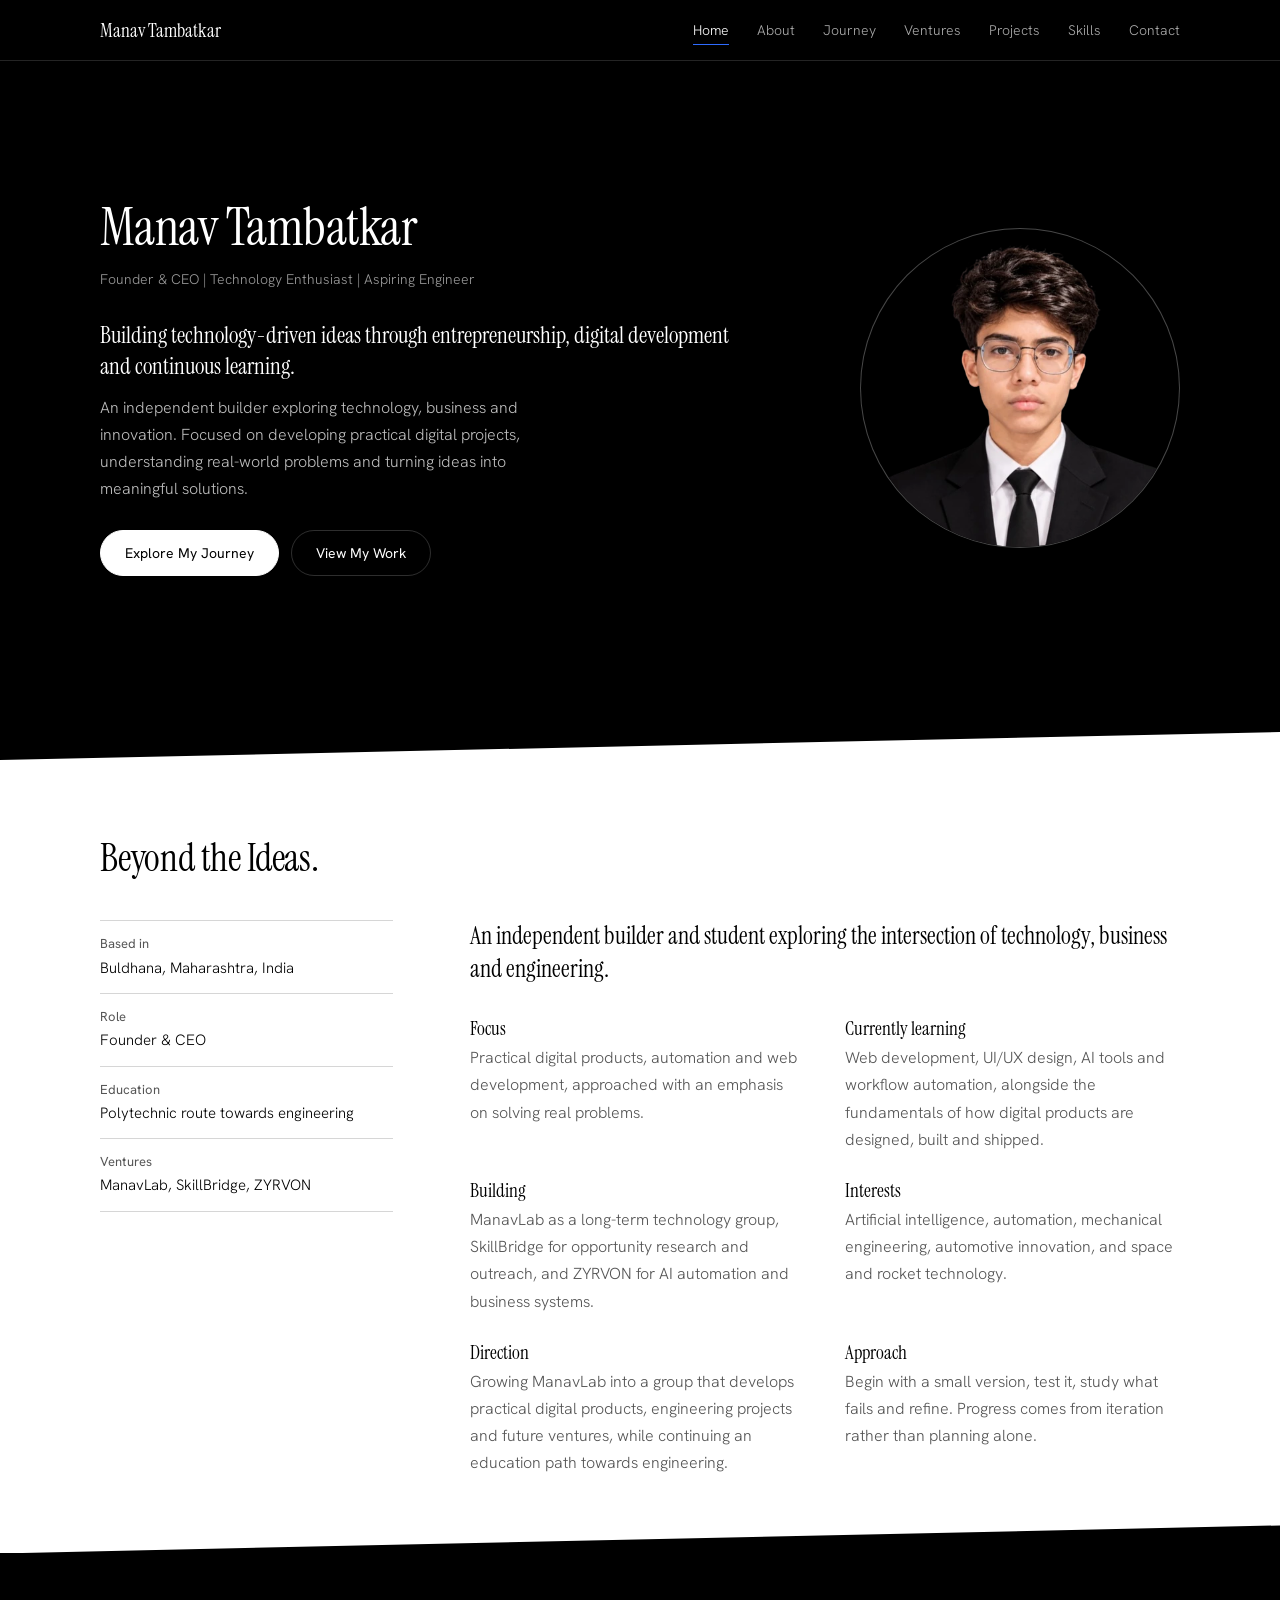
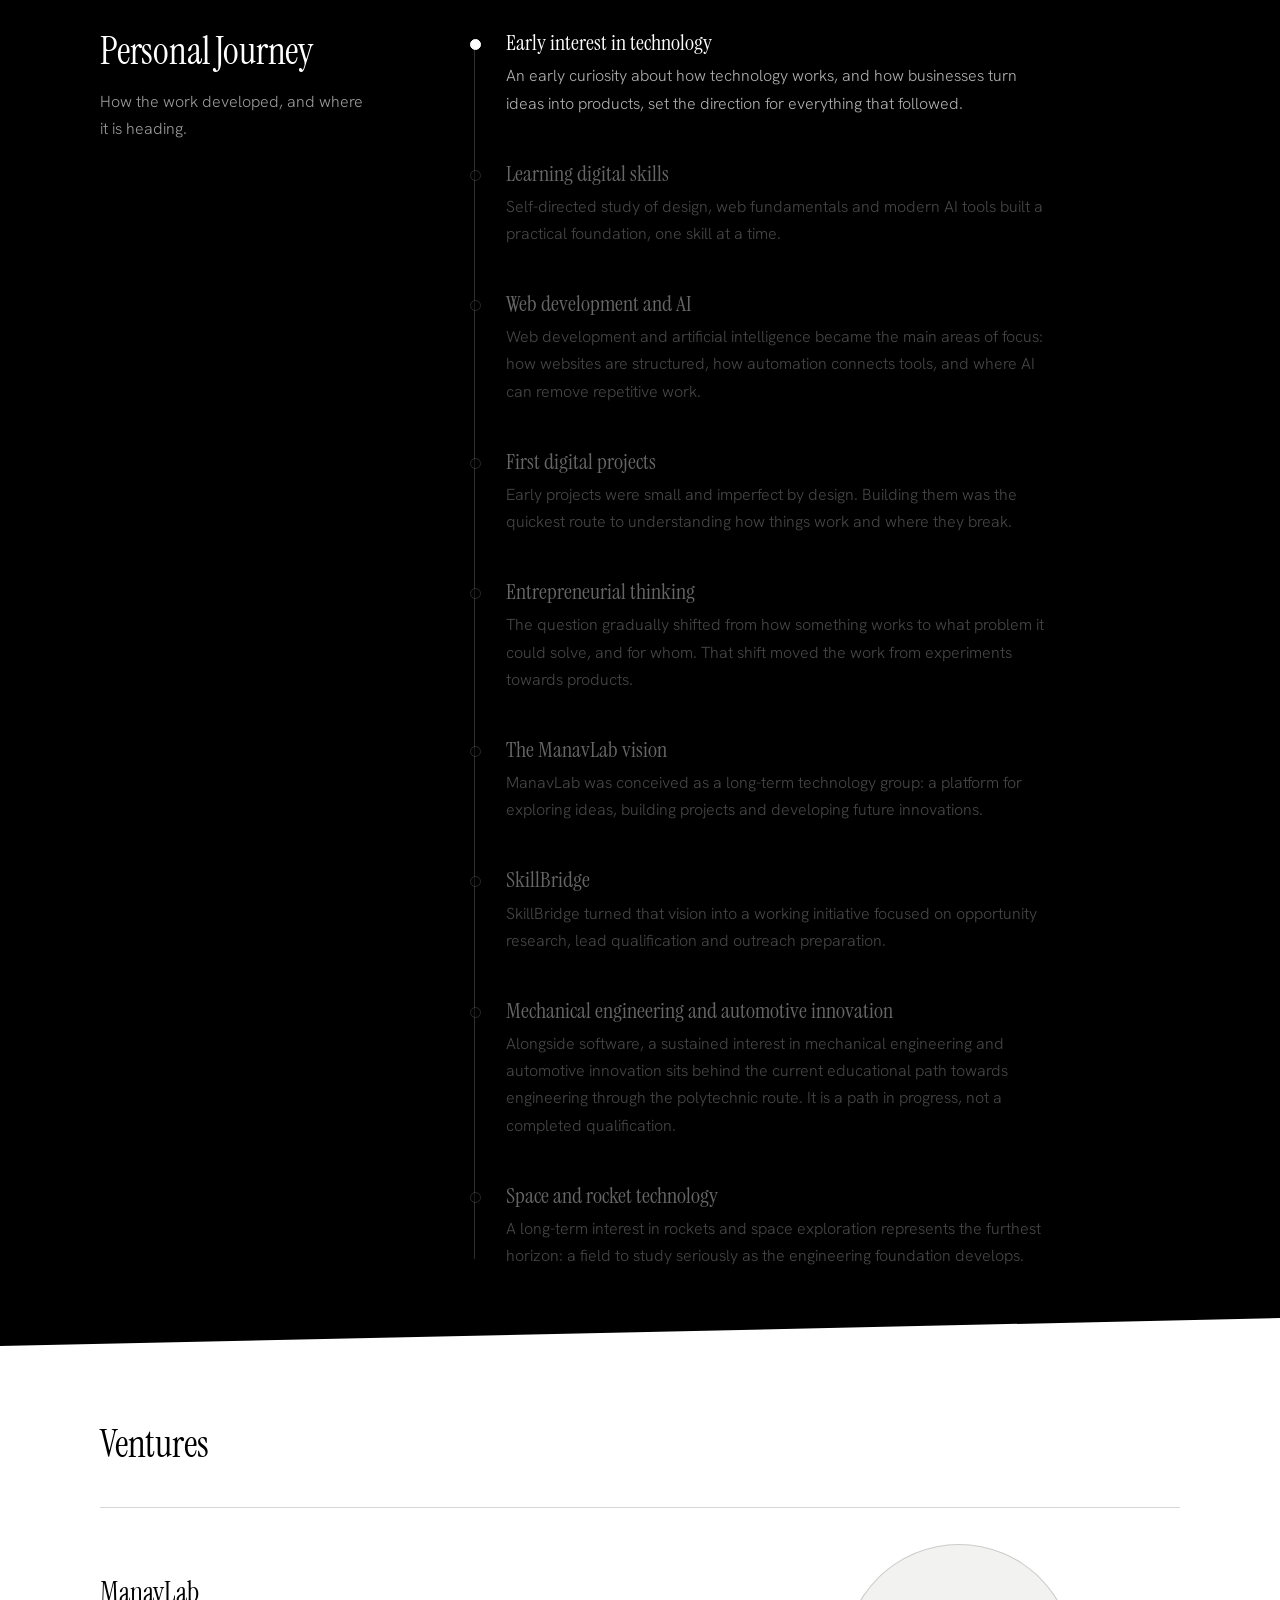
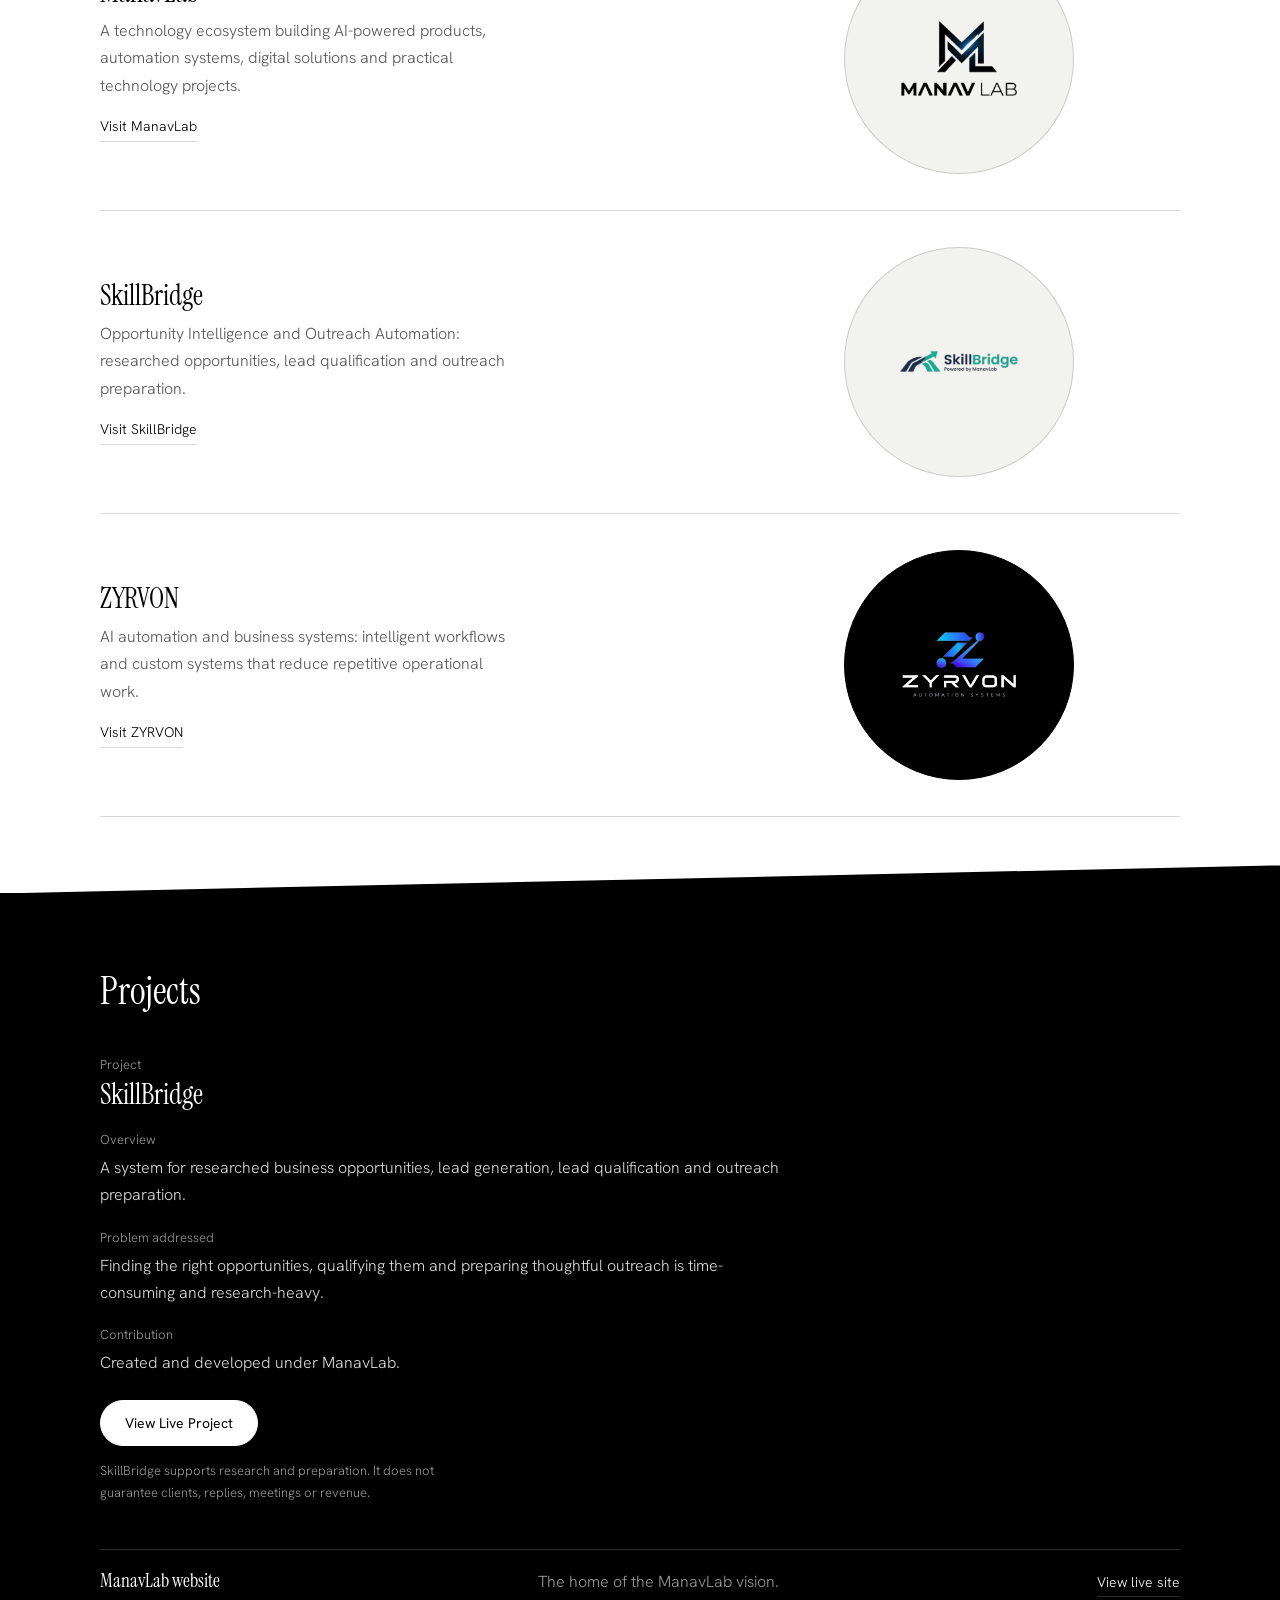
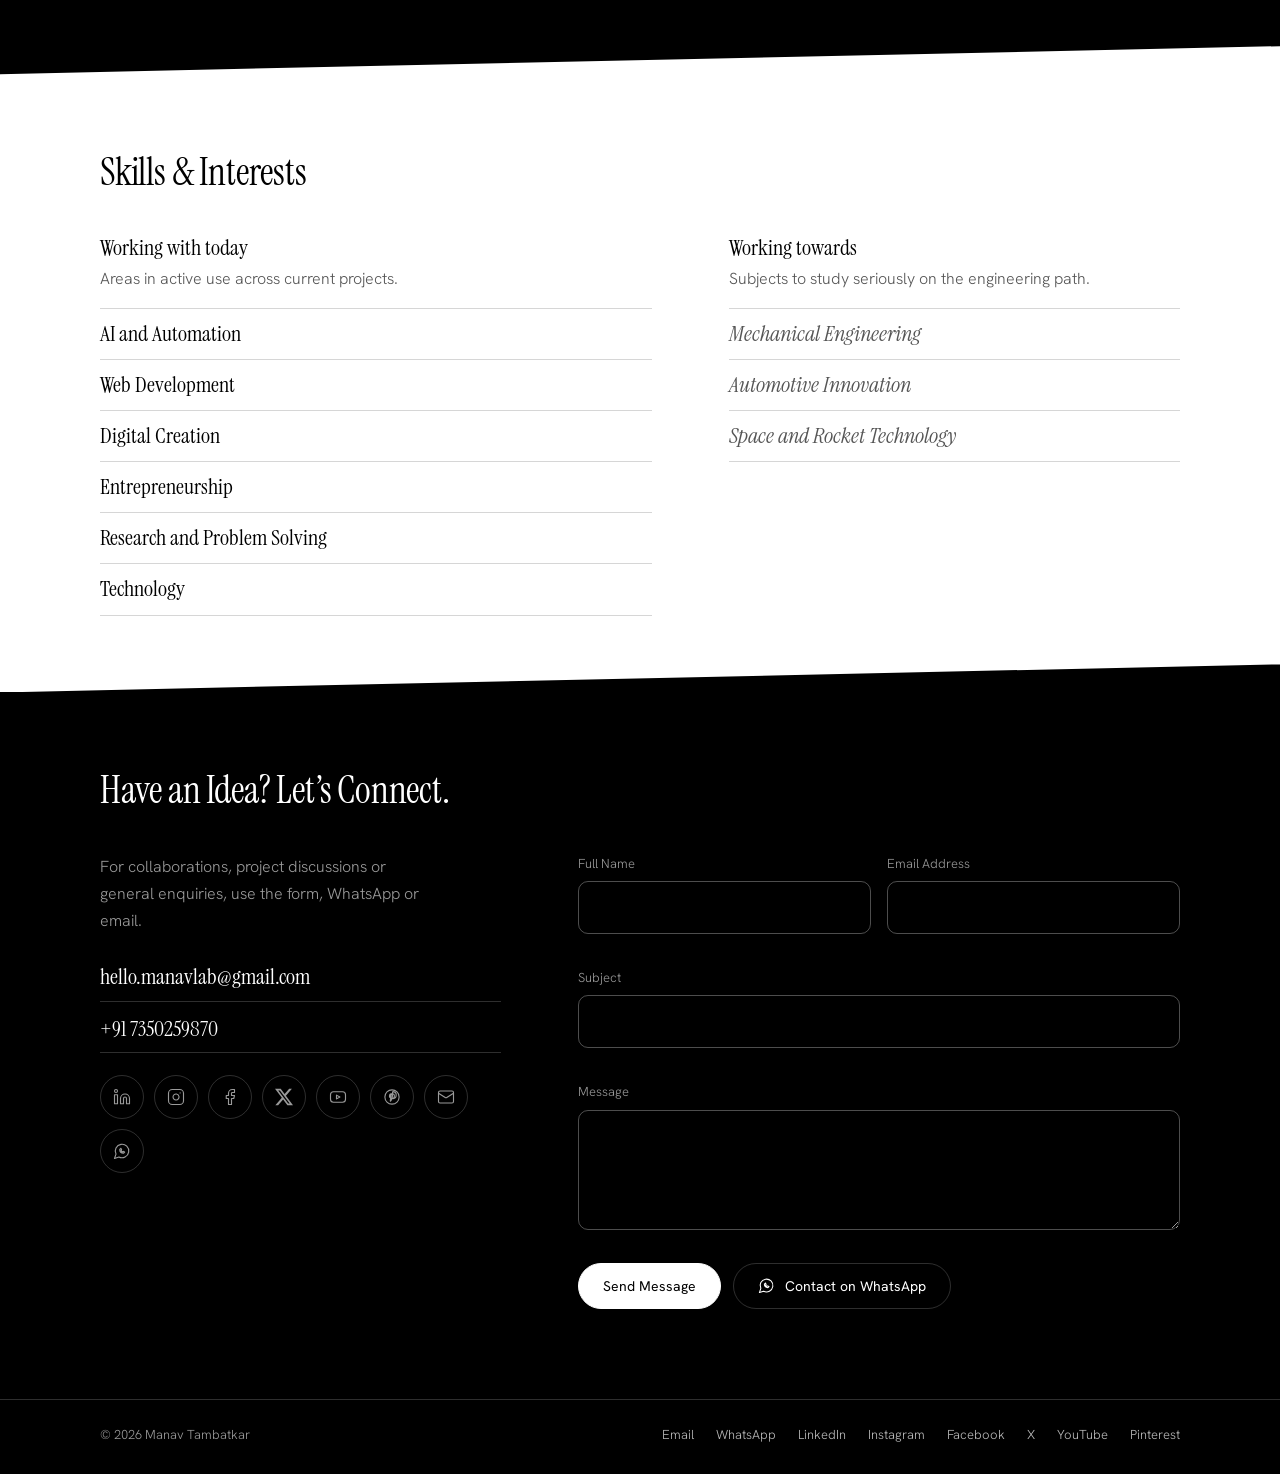
<file: index.html>
<!DOCTYPE html>
<html lang="en">
<head>
<meta charset="UTF-8">
<meta name="viewport" content="width=device-width, initial-scale=1, viewport-fit=cover">
<title>Manav Tambatkar | Personal Portfolio</title>
<meta name="description" content="Manav Tambatkar is a young founder, technology enthusiast and aspiring engineer from Buldhana, India. Founder of ManavLab, creator of SkillBridge and ZYRVON.">
<meta name="theme-color" content="#000000">
<link rel="canonical" href="https://manav-tambatkar-krap.vercel.app/">
<meta property="og:type" content="website">
<meta property="og:site_name" content="Manav Tambatkar">
<meta property="og:title" content="Manav Tambatkar | Personal Portfolio">
<meta property="og:description" content="Founder, technology enthusiast and aspiring engineer. Building today, shaping tomorrow.">
<meta property="og:url" content="https://manav-tambatkar-krap.vercel.app/">
<meta name="twitter:card" content="summary">
<link rel="icon" href="data:image/svg+xml,%3Csvg xmlns='http://www.w3.org/2000/svg' viewBox='0 0 64 64'%3E%3Crect width='64' height='64' rx='14' fill='%23000'/%3E%3Ctext x='32' y='44' font-size='32' font-family='Georgia,serif' text-anchor='middle' fill='%23fff'%3EMT%3C/text%3E%3C/svg%3E">
<link rel="preconnect" href="https://fonts.googleapis.com">
<link rel="preconnect" href="https://fonts.gstatic.com" crossorigin>
<link href="https://fonts.googleapis.com/css2?family=Hanken+Grotesk:wght@300;400;500&family=Instrument+Serif:ital@0;1&display=swap" rel="stylesheet">
<script type="application/ld+json">{"@context":"https://schema.org","@type":"Person","name":"Manav Tambatkar","url":"https://manav-tambatkar-krap.vercel.app/","jobTitle":"Founder & CEO","email":"hello.manavlab@gmail.com","sameAs":["https://www.linkedin.com/in/manav-tambatkar-1b6a83414","https://www.instagram.com/manavxora","https://www.facebook.com/share/1MPArU8dPu/","https://x.com/Manav237","https://www.youtube.com/@Manav_xora","https://pin.it/6AuaCEwy5"]}</script>
<style>
:root{--a:#2e6bff;--e:cubic-bezier(.2,.7,.2,1);--c:clamp(14px,2.2vw,28px);--serif:'Instrument Serif',Georgia,'Times New Roman',serif;--sans:'Hanken Grotesk',system-ui,-apple-system,'Segoe UI',sans-serif}
*{box-sizing:border-box;margin:0;padding:0}
html{scroll-behavior:smooth;scroll-padding-top:64px;background:#000}
body{background:#000;color:#fff;font:300 clamp(14px,.3vw + 13px,16px)/1.7 var(--sans);-webkit-font-smoothing:antialiased;overflow-x:hidden}
img,svg{display:block;max-width:100%}
a{color:inherit}ul,ol{list-style:none}
:focus-visible{outline:2px solid var(--a);outline-offset:3px;border-radius:4px}
.wrap{width:min(1080px,100% - 48px);margin-inline:auto}
.dk{--bg:#000;--fg:#fff;--mu:#9a9a9a;--ln:rgba(255,255,255,.18)}
.lt{--bg:#fff;--fg:#000;--mu:#555;--ln:rgba(0,0,0,.16)}
.s{position:relative;background:var(--bg);color:var(--fg);margin-top:calc(var(--c)*-1);padding:calc(var(--c) + clamp(48px,6vw,84px)) 0 clamp(48px,6vw,84px);clip-path:polygon(0 var(--c),100% 0,100% 100%,0 100%)}
h2{font:400 clamp(26px,3.1vw,38px)/1.15 var(--serif);letter-spacing:-.005em;margin-bottom:clamp(24px,3.5vw,40px)}
h3{font:400 clamp(19px,1.7vw,23px)/1.2 var(--serif)}
.mu{color:var(--mu)}
.btn{display:inline-flex;align-items:center;justify-content:center;gap:10px;min-height:46px;padding:0 24px;border:1px solid var(--ln);border-radius:999px;font:400 14px var(--sans);text-decoration:none;white-space:nowrap;color:var(--fg);background:none;cursor:pointer;transition:background .3s var(--e),color .3s var(--e),border-color .3s var(--e)}
.btn:hover{border-color:var(--fg)}
.btn.p{background:var(--fg);color:var(--bg);border-color:var(--fg)}
.btn.p:hover{background:transparent;color:var(--fg)}
.btn svg{width:17px;height:17px}
.acts{display:flex;flex-wrap:wrap;gap:12px}
.ln{display:inline-block;margin-top:16px;font-size:14px;text-decoration:none;border-bottom:1px solid var(--ln);padding-bottom:2px;transition:border-color .3s}
.ln:hover{border-color:var(--a)}
/* header */
.hd{position:fixed;inset:0 0 auto;z-index:50;background:#000;color:#fff;border-bottom:1px solid rgba(255,255,255,.14)}
.nav{height:60px;display:flex;align-items:center;justify-content:space-between}
.brand{font:400 19px var(--serif);text-decoration:none}
.lk{display:flex;gap:28px}
.lk a{position:relative;font-size:14px;color:#aaa;text-decoration:none;padding:6px 0;transition:color .25s}
.lk a::after{content:"";position:absolute;left:0;right:0;bottom:0;height:1px;background:var(--a);transform:scaleX(0);transform-origin:left;transition:transform .35s var(--e)}
.lk a:hover,.lk a[aria-current]{color:#fff}
.lk a:hover::after,.lk a[aria-current]::after{transform:scaleX(1)}
.mb{display:none;width:44px;height:44px;background:none;border:0;cursor:pointer;position:relative;color:#fff;margin-right:-10px}
.mb i{position:absolute;left:11px;right:11px;height:1px;background:currentColor;transition:transform .35s var(--e),top .35s var(--e)}
.mb i:nth-child(1){top:18px}.mb i:nth-child(2){top:25px}
.mb[aria-expanded=true] i:nth-child(1){top:21px;transform:rotate(45deg)}
.mb[aria-expanded=true] i:nth-child(2){top:21px;transform:rotate(-45deg)}
@media(max-width:860px){.mb{display:block}
.lk{position:fixed;inset:60px 0 0;background:#000;flex-direction:column;gap:0;padding:12px 24px;opacity:0;visibility:hidden;transition:opacity .3s,visibility .3s}
.lk.o{opacity:1;visibility:visible}
.lk a{font:400 24px/1 var(--serif);color:#fff;padding:18px 0;border-bottom:1px solid rgba(255,255,255,.14)}.lk a::after{display:none}}
/* hero */
.hero{min-height:min(100svh,760px);display:flex;align-items:center;padding:calc(60px + 32px) 0 calc(var(--c) + 48px);margin:0;clip-path:none}
.hg{display:grid;grid-template-columns:minmax(0,1.3fr) minmax(0,.7fr);gap:clamp(32px,6vw,88px);align-items:center}
.hero h1{font:400 clamp(32px,4.4vw,52px)/1.08 var(--serif);letter-spacing:-.01em}
.id{margin-top:12px;color:var(--mu);font-size:14px}
.hl{font:400 clamp(19px,1.8vw,23px)/1.35 var(--serif);margin:28px 0 12px;max-width:34em}
.hero p.in{max-width:52ch;color:#bdbdbd}
.hero .acts{margin-top:28px}
.hg>*{animation:fade 1s var(--e) .1s both}.hg>.ph{animation-delay:.3s}
@keyframes fade{from{opacity:0;transform:translateY(10px)}to{opacity:1;transform:none}}
.ph{justify-self:end;width:min(100%,320px);aspect-ratio:1;border-radius:50%;overflow:hidden;border:1px solid rgba(255,255,255,.28);background:#000}
.ph img{width:100%;height:100%;object-fit:cover;object-position:50% 100%;transform:scale(.95);transform-origin:50% 100%}
@media(max-width:860px){.hg{grid-template-columns:1fr;gap:28px}.ph{order:-1;justify-self:start;width:150px}.hero{min-height:auto}.hero .acts .btn{flex:1 1 auto}}
/* about */
.ab{display:grid;grid-template-columns:minmax(0,.62fr) minmax(0,1.5fr);gap:clamp(28px,6vw,80px)}
.info li{padding:12px 0;border-top:1px solid var(--ln);font-size:15px}
.info li:last-child{border-bottom:1px solid var(--ln)}
.info b{display:block;font-weight:400;font-size:13px;color:var(--mu)}
.big{font:400 clamp(20px,2vw,24px)/1.35 var(--serif)}
.cols{display:grid;grid-template-columns:1fr 1fr;gap:26px 40px;margin-top:32px}
.cols h3{font-size:clamp(18px,1.5vw,20px);margin-bottom:4px}
.cols p{color:var(--mu)}
@media(max-width:860px){.ab,.cols{grid-template-columns:1fr}}
/* journey */
.jg{display:grid;grid-template-columns:minmax(0,.62fr) minmax(0,1.5fr);gap:clamp(28px,6vw,80px)}
.stick{position:sticky;top:96px;align-self:start}
.stick h2{margin-bottom:14px}.stick p{color:var(--mu);max-width:30ch}
.tl{position:relative;padding-left:36px}
.tl::before,.tl .pg{content:"";position:absolute;left:4px;top:10px;bottom:10px;width:1px;background:var(--ln)}
.tl .pg{background:var(--a);transform-origin:top;transform:scaleY(var(--p,0))}
.tl li{position:relative;padding-bottom:clamp(28px,4vw,44px);opacity:.4;transition:opacity .5s}
.tl li:last-child{padding-bottom:0}.tl li.on{opacity:1}
.tl li::before{content:"";position:absolute;left:-36px;top:9px;width:9px;height:9px;border-radius:50%;background:#000;border:1px solid #666;transition:background .4s,border-color .4s}
.tl li.on::before{background:#fff;border-color:#fff}
.tl p{margin-top:6px;color:#b0b0b0;max-width:60ch}
@media(max-width:860px){.jg{grid-template-columns:1fr}.stick{position:static}}
/* ventures */
.vr{display:grid;grid-template-columns:minmax(0,1.3fr) minmax(0,1fr);gap:clamp(24px,5vw,72px);align-items:center;padding:clamp(24px,3.5vw,36px) 0;border-top:1px solid var(--ln)}
.vr:last-child{border-bottom:1px solid var(--ln)}
.vr.rev .vt{order:2}
.vr h3{font-size:clamp(22px,2.4vw,28px)}
.vr p{margin-top:8px;color:var(--mu);max-width:46ch}
.tile{display:grid;place-items:center;justify-self:center;width:min(100%,230px);aspect-ratio:1;border-radius:50%;padding:28px;background:#f2f2f0;border:1px solid var(--ln);overflow:hidden}
.tile.k{background:#000;border-color:#000}
.tile img{width:70%;height:auto;max-height:70%;object-fit:contain}
.soon{display:block;margin-top:16px;font-size:14px;color:var(--mu)}
@media(max-width:860px){.vr{grid-template-columns:1fr;gap:18px}.vr.rev .vt{order:0}.vr .tile{order:-1}}
/* projects */
.pj{display:grid;grid-template-columns:minmax(0,1fr);gap:clamp(24px,4vw,56px);align-items:center;max-width:680px}
.pv{border-radius:14px;background:#f2f2f0;min-height:clamp(220px,28vw,320px);display:grid;place-items:center;padding:28px}
.pv img{width:min(100%,340px)}
.pd dt{font-size:13px;color:var(--mu);margin-top:18px}
.pd dt:first-child{margin-top:0}
.pd dd{margin-top:3px;color:#ddd}
.pd dd.t{font:400 clamp(22px,2.4vw,28px)/1.15 var(--serif);color:#fff}
.pd .btn{margin-top:24px}
.fine{margin-top:14px;font-size:13px;color:var(--mu);max-width:52ch}
.alt{margin-top:clamp(28px,4vw,44px);padding-top:18px;border-top:1px solid var(--ln);display:flex;justify-content:space-between;gap:12px;flex-wrap:wrap;align-items:baseline}
.alt h3{font-size:19px}
@media(max-width:860px){.pj{grid-template-columns:1fr}}
/* skills */
.sk{display:grid;grid-template-columns:1.1fr .9fr;gap:clamp(28px,6vw,80px)}
.sk h3{margin-bottom:4px}.sk>div>p{color:var(--mu);margin-bottom:16px;max-width:42ch}
.now li,.nxt li{font:400 clamp(19px,1.7vw,22px)/1.2 var(--serif);padding:12px 0;border-top:1px solid var(--ln)}
.now li:last-child,.nxt li:last-child{border-bottom:1px solid var(--ln)}
.nxt li{color:var(--mu);font-style:italic}
@media(max-width:860px){.sk{grid-template-columns:1fr}}
/* contact */
.ct{display:grid;grid-template-columns:minmax(0,.8fr) minmax(0,1.2fr);gap:clamp(28px,6vw,80px)}
.mail{display:block;font:400 clamp(19px,1.7vw,23px)/1.2 var(--serif);text-decoration:none;word-break:break-word;border-bottom:1px solid var(--ln);padding:14px 0 10px;transition:border-color .3s}
.mail:hover{border-color:var(--a)}
.so{display:flex;gap:10px;flex-wrap:wrap;margin-top:22px}
.so a{width:44px;height:44px;border:1px solid var(--ln);border-radius:50%;display:grid;place-items:center;color:var(--mu);transition:color .3s,border-color .3s}
.so a:hover{color:var(--fg);border-color:var(--fg)}
.so svg{width:18px;height:18px}
.row{display:grid;grid-template-columns:1fr 1fr;gap:16px}
.f{margin-bottom:12px}
label{display:block;font-size:13px;color:var(--mu)}
input,textarea{display:block;width:100%;margin-top:6px;background:transparent;border:1px solid rgba(255,255,255,.3);border-radius:10px;padding:12px 14px;color:#fff;font:inherit;font-size:16px;transition:border-color .3s}
textarea{min-height:120px;resize:vertical}
input:focus,textarea:focus{outline:none;border-color:var(--a)}
.er{min-height:18px;font-size:13px;color:#ff9a9a;margin-top:3px}
.st{margin-top:14px;font-size:14px;color:var(--mu)}.st a{color:#fff}
.hp{position:absolute;left:-9999px}
@media(max-width:860px){.ct{grid-template-columns:1fr}}@media(max-width:560px){.row{grid-template-columns:1fr}.acts .btn{flex:1 1 auto}}
/* footer */
footer{background:#000;color:#fff;border-top:1px solid rgba(255,255,255,.18);padding:24px 0 28px;font-size:13px;color:#9a9a9a}
footer .wrap{display:flex;justify-content:space-between;align-items:center;gap:14px 28px;flex-wrap:wrap}
footer a{text-decoration:none;color:#bbb}footer a:hover{color:#fff}
.fl{display:flex;gap:22px;flex-wrap:wrap}
/* reveal */
.js [data-r]{opacity:0;transform:translateY(12px);transition:opacity .8s var(--e),transform .8s var(--e);transition-delay:var(--d,0s)}
.js [data-r].in{opacity:1;transform:none}
@media(prefers-reduced-motion:reduce){html{scroll-behavior:auto}*,*::before,*::after{animation:none!important;transition:none!important}.js [data-r]{opacity:1;transform:none}.tl li{opacity:1}.tl .pg{transform:scaleY(1)}}
</style>
</head>
<body>
<script>document.documentElement.classList.add('js')</script>
<svg width="0" height="0" style="position:absolute" aria-hidden="true"><defs>
<symbol id="i-in" viewBox="0 0 24 24" fill="none" stroke="currentColor" stroke-width="1.5" stroke-linecap="round" stroke-linejoin="round"><path d="M16 8a6 6 0 0 1 6 6v7h-4v-7a2 2 0 0 0-2-2 2 2 0 0 0-2 2v7h-4v-7a6 6 0 0 1 6-6z"/><rect x="2" y="9" width="4" height="12"/><circle cx="4" cy="4" r="2"/></symbol>
<symbol id="i-ig" viewBox="0 0 24 24" fill="none" stroke="currentColor" stroke-width="1.5" stroke-linecap="round" stroke-linejoin="round"><rect x="2" y="2" width="20" height="20" rx="5"/><path d="M16 11.37A4 4 0 1 1 12.63 8 4 4 0 0 1 16 11.37z"/><path d="M17.5 6.5h.01"/></symbol>
<symbol id="i-fb" viewBox="0 0 24 24" fill="none" stroke="currentColor" stroke-width="1.5" stroke-linecap="round" stroke-linejoin="round"><path d="M18 2h-3a5 5 0 0 0-5 5v3H7v4h3v8h4v-8h3l1-4h-4V7a1 1 0 0 1 1-1h3z"/></symbol>
<symbol id="i-x" viewBox="0 0 24 24" fill="currentColor"><path d="M18.901 1.153h3.68l-8.04 9.19L24 22.846h-7.406l-5.8-7.584-6.638 7.584H.474l8.6-9.83L0 1.154h7.594l5.243 6.932ZM17.61 20.644h2.039L6.486 3.24H4.298Z"/></symbol>
<symbol id="i-ml" viewBox="0 0 24 24" fill="none" stroke="currentColor" stroke-width="1.5" stroke-linecap="round" stroke-linejoin="round"><rect x="2" y="4" width="20" height="16" rx="2"/><path d="m22 7-8.97 5.7a1.94 1.94 0 0 1-2.06 0L2 7"/></symbol>
<symbol id="i-wa" viewBox="0 0 24 24" fill="none" stroke="currentColor" stroke-width="1.5" stroke-linecap="round" stroke-linejoin="round"><path d="M7.9 20A9 9 0 1 0 4 16.1L2 22Z"/><path d="M9 10c0 3 2 5 5 5l1.5-1.5-2-1-1 .8c-.8-.4-1.4-1-1.8-1.8l.8-1-1-2z"/></symbol>
<symbol id="i-yt" viewBox="0 0 24 24" fill="none" stroke="currentColor" stroke-width="1.5" stroke-linejoin="round"><rect x="2" y="5" width="20" height="14" rx="4"/><path d="M10 9.5v5l4.5-2.5z"/></symbol>
<symbol id="i-pin" viewBox="0 0 24 24" fill="none" stroke="currentColor" stroke-width="1.5" stroke-linecap="round" stroke-linejoin="round"><circle cx="12" cy="12" r="9.5"/><path d="M12.5 7.5c-2.6 0-3.9 1.8-3.9 3.4 0 .9.4 1.8 1.1 2.1.1.1.3 0 .3-.2l.1-.4c.1-.2 0-.3-.1-.5-.2-.3-.4-.7-.4-1.2 0-1.5 1.1-2.9 3-2.9 1.6 0 2.6 1 2.6 2.4 0 1.8-.8 3.4-2 3.4-.7 0-1.2-.6-1-1.3.2-.8.5-1.7.5-2.3 0-.5-.3-1-.9-1-.7 0-1.3.7-1.3 1.7 0 .6.2 1.1.2 1.1l-.8 3.4c-.3 1 0 2.3 0 2.4h.1c.1-.1 1-1.3 1.3-2.3l.5-2c.3.5 1 .9 1.8.9 2.4 0 4-2.2 4-5.1 0-2.2-1.8-4.2-4.6-4.2z"/></symbol>
</defs></svg>
<header class="hd" id="hd"><nav class="wrap nav" aria-label="Main">
 <a class="brand" href="#home">Manav Tambatkar</a>
 <button class="mb" id="mb" aria-expanded="false" aria-controls="lk" aria-label="Open menu"><i></i><i></i></button>
 <ul class="lk" id="lk"><li><a href="#home">Home</a></li><li><a href="#about">About</a></li><li><a href="#journey">Journey</a></li><li><a href="#ventures">Ventures</a></li><li><a href="#projects">Projects</a></li><li><a href="#skills">Skills</a></li><li><a href="#contact">Contact</a></li></ul>
</nav></header>
<main>
<section id="home" class="s dk hero"><div class="wrap hg">
 <div>
  <h1>Manav Tambatkar</h1>
  <p class="id">Founder &amp; CEO | Technology Enthusiast | Aspiring Engineer</p>
  <p class="hl">Building technology-driven ideas through entrepreneurship, digital development and continuous learning.</p>
  <p class="in">An independent builder exploring technology, business and innovation. Focused on developing practical digital projects, understanding real-world problems and turning ideas into meaningful solutions.</p>
  <div class="acts"><a class="btn p" href="#journey">Explore My Journey</a><a class="btn" href="#projects">View My Work</a></div>
 </div>
 <figure class="ph"><img src="[data-uri]" alt="Portrait of Manav Tambatkar" width="460" height="453" fetchpriority="high"></figure>
</div></section>

<section id="about" class="s lt"><div class="wrap">
 <h2 data-r>Beyond the Ideas.</h2>
 <div class="ab">
  <ul class="info" data-r>
   <li><b>Based in</b>Buldhana, Maharashtra, India</li>
   <li><b>Role</b>Founder &amp; CEO</li>
   <li><b>Education</b>Polytechnic route towards engineering</li>
   <li><b>Ventures</b>ManavLab, SkillBridge, ZYRVON</li>
  </ul>
  <div data-r>
   <p class="big">An independent builder and student exploring the intersection of technology, business and engineering.</p>
   <div class="cols">
    <div><h3>Focus</h3><p>Practical digital products, automation and web development, approached with an emphasis on solving real problems.</p></div>
    <div><h3>Currently learning</h3><p>Web development, UI/UX design, AI tools and workflow automation, alongside the fundamentals of how digital products are designed, built and shipped.</p></div>
    <div><h3>Building</h3><p>ManavLab as a long-term technology group, SkillBridge for opportunity research and outreach, and ZYRVON for AI automation and business systems.</p></div>
    <div><h3>Interests</h3><p>Artificial intelligence, automation, mechanical engineering, automotive innovation, and space and rocket technology.</p></div>
    <div><h3>Direction</h3><p>Growing ManavLab into a group that develops practical digital products, engineering projects and future ventures, while continuing an education path towards engineering.</p></div>
    <div><h3>Approach</h3><p>Begin with a small version, test it, study what fails and refine. Progress comes from iteration rather than planning alone.</p></div>
   </div>
  </div>
 </div>
</div></section>

<section id="journey" class="s dk"><div class="wrap jg">
 <div class="stick"><h2 data-r>Personal Journey</h2><p>How the work developed, and where it is heading.</p></div>
 <ol class="tl" id="tl"><span class="pg" aria-hidden="true"></span>
  <li><h3>Early interest in technology</h3><p>An early curiosity about how technology works, and how businesses turn ideas into products, set the direction for everything that followed.</p></li>
  <li><h3>Learning digital skills</h3><p>Self-directed study of design, web fundamentals and modern AI tools built a practical foundation, one skill at a time.</p></li>
  <li><h3>Web development and AI</h3><p>Web development and artificial intelligence became the main areas of focus: how websites are structured, how automation connects tools, and where AI can remove repetitive work.</p></li>
  <li><h3>First digital projects</h3><p>Early projects were small and imperfect by design. Building them was the quickest route to understanding how things work and where they break.</p></li>
  <li><h3>Entrepreneurial thinking</h3><p>The question gradually shifted from how something works to what problem it could solve, and for whom. That shift moved the work from experiments towards products.</p></li>
  <li><h3>The ManavLab vision</h3><p>ManavLab was conceived as a long-term technology group: a platform for exploring ideas, building projects and developing future innovations.</p></li>
  <li><h3>SkillBridge</h3><p>SkillBridge turned that vision into a working initiative focused on opportunity research, lead qualification and outreach preparation.</p></li>
  <li><h3>Mechanical engineering and automotive innovation</h3><p>Alongside software, a sustained interest in mechanical engineering and automotive innovation sits behind the current educational path towards engineering through the polytechnic route. It is a path in progress, not a completed qualification.</p></li>
  <li><h3>Space and rocket technology</h3><p>A long-term interest in rockets and space exploration represents the furthest horizon: a field to study seriously as the engineering foundation develops.</p></li>
 </ol>
</div></section>

<section id="ventures" class="s lt"><div class="wrap">
 <h2 data-r>Ventures</h2>
 <article class="vr" data-r>
  <div class="vt"><h3>ManavLab</h3><p>A technology ecosystem building AI-powered products, automation systems, digital solutions and practical technology projects.</p><a class="ln" href="https://manav-lab.vercel.app" target="_blank" rel="noopener noreferrer">Visit ManavLab</a></div>
  <div class="tile"><img src="[data-uri]" alt="ManavLab logo" width="357" height="234" loading="lazy"></div>
 </article>
 <article class="vr" data-r>
  <div class="vt"><h3>SkillBridge</h3><p>Opportunity Intelligence and Outreach Automation: researched opportunities, lead qualification and outreach preparation.</p><a class="ln" href="https://hellomanavlab-cmyk.github.io/SkillBridge/" target="_blank" rel="noopener noreferrer">Visit SkillBridge</a></div>
  <div class="tile"><img src="[data-uri]" alt="SkillBridge, powered by ManavLab logo" width="640" height="126" loading="lazy"></div>
 </article>
 <article class="vr" data-r>
  <div class="vt"><h3>ZYRVON</h3><p>AI automation and business systems: intelligent workflows and custom systems that reduce repetitive operational work.</p><a class="ln" href="https://zyrvon-5ewd.vercel.app" target="_blank" rel="noopener noreferrer">Visit ZYRVON</a></div>
  <div class="tile k"><img src="[data-uri]" alt="ZYRVON Automation Systems logo" width="236" height="140" loading="lazy"></div>
 </article>
</div></section>

<section id="projects" class="s dk"><div class="wrap">
 <h2 data-r>Projects</h2>
 <div class="pj" data-r>
  <dl class="pd">
   <dt>Project</dt><dd class="t">SkillBridge</dd>
   <dt>Overview</dt><dd>A system for researched business opportunities, lead generation, lead qualification and outreach preparation.</dd>
   <dt>Problem addressed</dt><dd>Finding the right opportunities, qualifying them and preparing thoughtful outreach is time-consuming and research-heavy.</dd>
   <dt>Contribution</dt><dd>Created and developed under ManavLab.</dd>
   <a class="btn p" href="https://hellomanavlab-cmyk.github.io/SkillBridge/" target="_blank" rel="noopener noreferrer">View Live Project</a>
   <p class="fine">SkillBridge supports research and preparation. It does not guarantee clients, replies, meetings or revenue.</p>
  </dl>
 </div>
 <div class="alt" data-r><h3>ManavLab website</h3><span class="mu">The home of the ManavLab vision.</span><a class="ln" style="margin:0" href="https://manav-lab.vercel.app" target="_blank" rel="noopener noreferrer">View live site</a></div>
</div></section>

<section id="skills" class="s lt"><div class="wrap">
 <h2 data-r>Skills &amp; Interests</h2>
 <div class="sk">
  <div data-r><h3>Working with today</h3><p>Areas in active use across current projects.</p>
   <ul class="now"><li>AI and Automation</li><li>Web Development</li><li>Digital Creation</li><li>Entrepreneurship</li><li>Research and Problem Solving</li><li>Technology</li></ul></div>
  <div data-r><h3>Working towards</h3><p>Subjects to study seriously on the engineering path.</p>
   <ul class="nxt"><li>Mechanical Engineering</li><li>Automotive Innovation</li><li>Space and Rocket Technology</li></ul></div>
 </div>
</div></section>

<section id="contact" class="s dk"><div class="wrap">
 <h2 data-r>Have an Idea? Let’s Connect.</h2>
 <div class="ct">
  <div data-r><p class="mu" style="max-width:38ch">For collaborations, project discussions or general enquiries, use the form, WhatsApp or email.</p>
   <a class="mail" href="mailto:hello.manavlab@gmail.com" style="margin-top:16px">hello.manavlab@gmail.com</a>
   <a class="mail" href="https://wa.me/917350259870" target="_blank" rel="noopener noreferrer">+91 7350259870</a>
   <div class="so">
    <a href="https://www.linkedin.com/in/manav-tambatkar-1b6a83414" target="_blank" rel="noopener noreferrer" aria-label="LinkedIn"><svg><use href="#i-in"/></svg></a>
    <a href="https://www.instagram.com/manavxora" target="_blank" rel="noopener noreferrer" aria-label="Instagram"><svg><use href="#i-ig"/></svg></a>
    <a href="https://www.facebook.com/share/1MPArU8dPu/" target="_blank" rel="noopener noreferrer" aria-label="Facebook"><svg><use href="#i-fb"/></svg></a>
    <a href="https://x.com/Manav237" target="_blank" rel="noopener noreferrer" aria-label="X"><svg><use href="#i-x"/></svg></a><a href="https://www.youtube.com/@Manav_xora" target="_blank" rel="noopener noreferrer" aria-label="YouTube"><svg><use href="#i-yt"/></svg></a><a href="https://pin.it/6AuaCEwy5" target="_blank" rel="noopener noreferrer" aria-label="Pinterest"><svg><use href="#i-pin"/></svg></a>
    <a href="mailto:hello.manavlab@gmail.com" aria-label="Email"><svg><use href="#i-ml"/></svg></a>
    <a href="https://wa.me/917350259870" target="_blank" rel="noopener noreferrer" aria-label="WhatsApp"><svg><use href="#i-wa"/></svg></a>
   </div></div>
  <form id="cf" novalidate data-r>
   <input class="hp" type="text" name="_honey" tabindex="-1" autocomplete="off" aria-hidden="true">
   <div class="row">
    <div class="f"><label for="n">Full Name</label><input id="n" name="name" autocomplete="name" required><div class="er" id="e-n"></div></div>
    <div class="f"><label for="e">Email Address</label><input id="e" name="email" type="email" autocomplete="email" required><div class="er" id="e-e"></div></div>
   </div>
   <div class="f"><label for="s">Subject</label><input id="s" name="subject" required><div class="er" id="e-s"></div></div>
   <div class="f"><label for="m">Message</label><textarea id="m" name="message" required></textarea><div class="er" id="e-m"></div></div>
   <div class="acts"><button class="btn p" id="sb" type="submit">Send Message</button><a class="btn" href="https://wa.me/917350259870" target="_blank" rel="noopener noreferrer"><svg><use href="#i-wa"/></svg>Contact on WhatsApp</a></div>
   <p class="st" id="st" role="status" aria-live="polite"></p>
  </form>
 </div>
</div></section>
</main>
<footer><div class="wrap"><span>© <span id="yr">2026</span> Manav Tambatkar</span><span class="fl"><a href="mailto:hello.manavlab@gmail.com">Email</a><a href="https://wa.me/917350259870" target="_blank" rel="noopener noreferrer">WhatsApp</a><a href="https://www.linkedin.com/in/manav-tambatkar-1b6a83414" target="_blank" rel="noopener noreferrer">LinkedIn</a><a href="https://www.instagram.com/manavxora" target="_blank" rel="noopener noreferrer">Instagram</a><a href="https://www.facebook.com/share/1MPArU8dPu/" target="_blank" rel="noopener noreferrer">Facebook</a><a href="https://x.com/Manav237" target="_blank" rel="noopener noreferrer">X</a><a href="https://www.youtube.com/@Manav_xora" target="_blank" rel="noopener noreferrer">YouTube</a><a href="https://pin.it/6AuaCEwy5" target="_blank" rel="noopener noreferrer">Pinterest</a></span></div></footer>
<script>
const $=s=>document.querySelector(s),$$=s=>[...document.querySelectorAll(s)],lk=$('#lk'),mb=$('#mb');
const close=()=>{lk.classList.remove('o');mb.setAttribute('aria-expanded','false');mb.setAttribute('aria-label','Open menu');document.body.style.overflow=''};
mb.onclick=()=>{const o=lk.classList.toggle('o');mb.setAttribute('aria-expanded',o);mb.setAttribute('aria-label',o?'Close menu':'Open menu');document.body.style.overflow=o?'hidden':''};
lk.onclick=e=>{if(e.target.tagName==='A')close()};
addEventListener('keydown',e=>{if(e.key==='Escape')close()});addEventListener('resize',()=>{if(innerWidth>980)close()});
$('#yr').textContent=new Date().getFullYear();
const ro=new IntersectionObserver(es=>es.forEach(x=>{if(x.isIntersecting){x.target.classList.add('in');ro.unobserve(x.target)}}),{threshold:.15,rootMargin:'0px 0px -30px 0px'});
$$('[data-r]').forEach(el=>ro.observe(el));
const so=new IntersectionObserver(es=>es.forEach(x=>{if(x.isIntersecting){const id=x.target.id;lk.querySelectorAll('a').forEach(a=>a.href.endsWith('#'+id)?a.setAttribute('aria-current','true'):a.removeAttribute('aria-current'))}}),{rootMargin:'-45% 0px -50% 0px'});
$$('main section').forEach(s=>so.observe(s));
// scroll: timeline, parallax
const tl=$('#tl'),items=[...tl.children].filter(l=>l.tagName==='LI');let tk=false;
function tick(){tk=false;const r=tl.getBoundingClientRect(),y=innerHeight*.55;
tl.style.setProperty('--p',Math.max(0,Math.min(1,(y-r.top)/r.height)));items.forEach((li,i)=>li.classList.toggle('on',i===0||li.getBoundingClientRect().top<y))}
addEventListener('scroll',()=>{if(!tk){tk=true;requestAnimationFrame(tick)}},{passive:true});tick();
// form
const form=$('#cf'),R={n:v=>v.trim()?'':'Please enter your name.',e:v=>/^[^\s@]+@[^\s@]+\.[^\s@]{2,}$/.test(v.trim())?'':'Please enter a valid email address.',s:v=>v.trim()?'':'Please enter a subject.',m:v=>v.trim().length>=10?'':'Please write a message (at least 10 characters).'},F={n:'name',e:'email',s:'subject',m:'message'};
form.addEventListener('submit',async ev=>{ev.preventDefault();let ok=true,first=null;
Object.keys(R).forEach(k=>{const el=form.elements[F[k]],msg=R[k](el.value);$('#e-'+k).textContent=msg;if(msg){ok=false;first=first||el}});
const st=$('#st');if(!ok){st.textContent='Please fix the highlighted fields.';first.focus();return}
if(form.elements._honey.value)return;
const v=k=>form.elements[F[k]].value.trim(),b=$('#sb');b.disabled=true;b.textContent='Sending…';st.textContent='';
try{const r=await fetch('https://formsubmit.co/ajax/hello.manavlab@gmail.com',{method:'POST',headers:{'Content-Type':'application/json',Accept:'application/json'},body:JSON.stringify({name:v('n'),email:v('e'),subject:v('s'),message:v('m'),_subject:'[Portfolio] '+v('s'),_replyto:v('e'),_template:'table',_captcha:'false'})});
const d=await r.json();if(r.ok&&String(d.success)==='true'){form.reset();st.textContent='Thank you. Your message has been sent. I’ll get back to you soon.'}else throw 0}
catch(_){st.innerHTML='Your message couldn’t be sent from here. Please email <a href="mailto:hello.manavlab@gmail.com?subject='+encodeURIComponent('[Portfolio] '+v('s'))+'&body='+encodeURIComponent(v('m'))+'">hello.manavlab@gmail.com</a> or use WhatsApp.'}
b.disabled=false;b.textContent='Send Message'});
</script>
</body>
</html>
</file>
